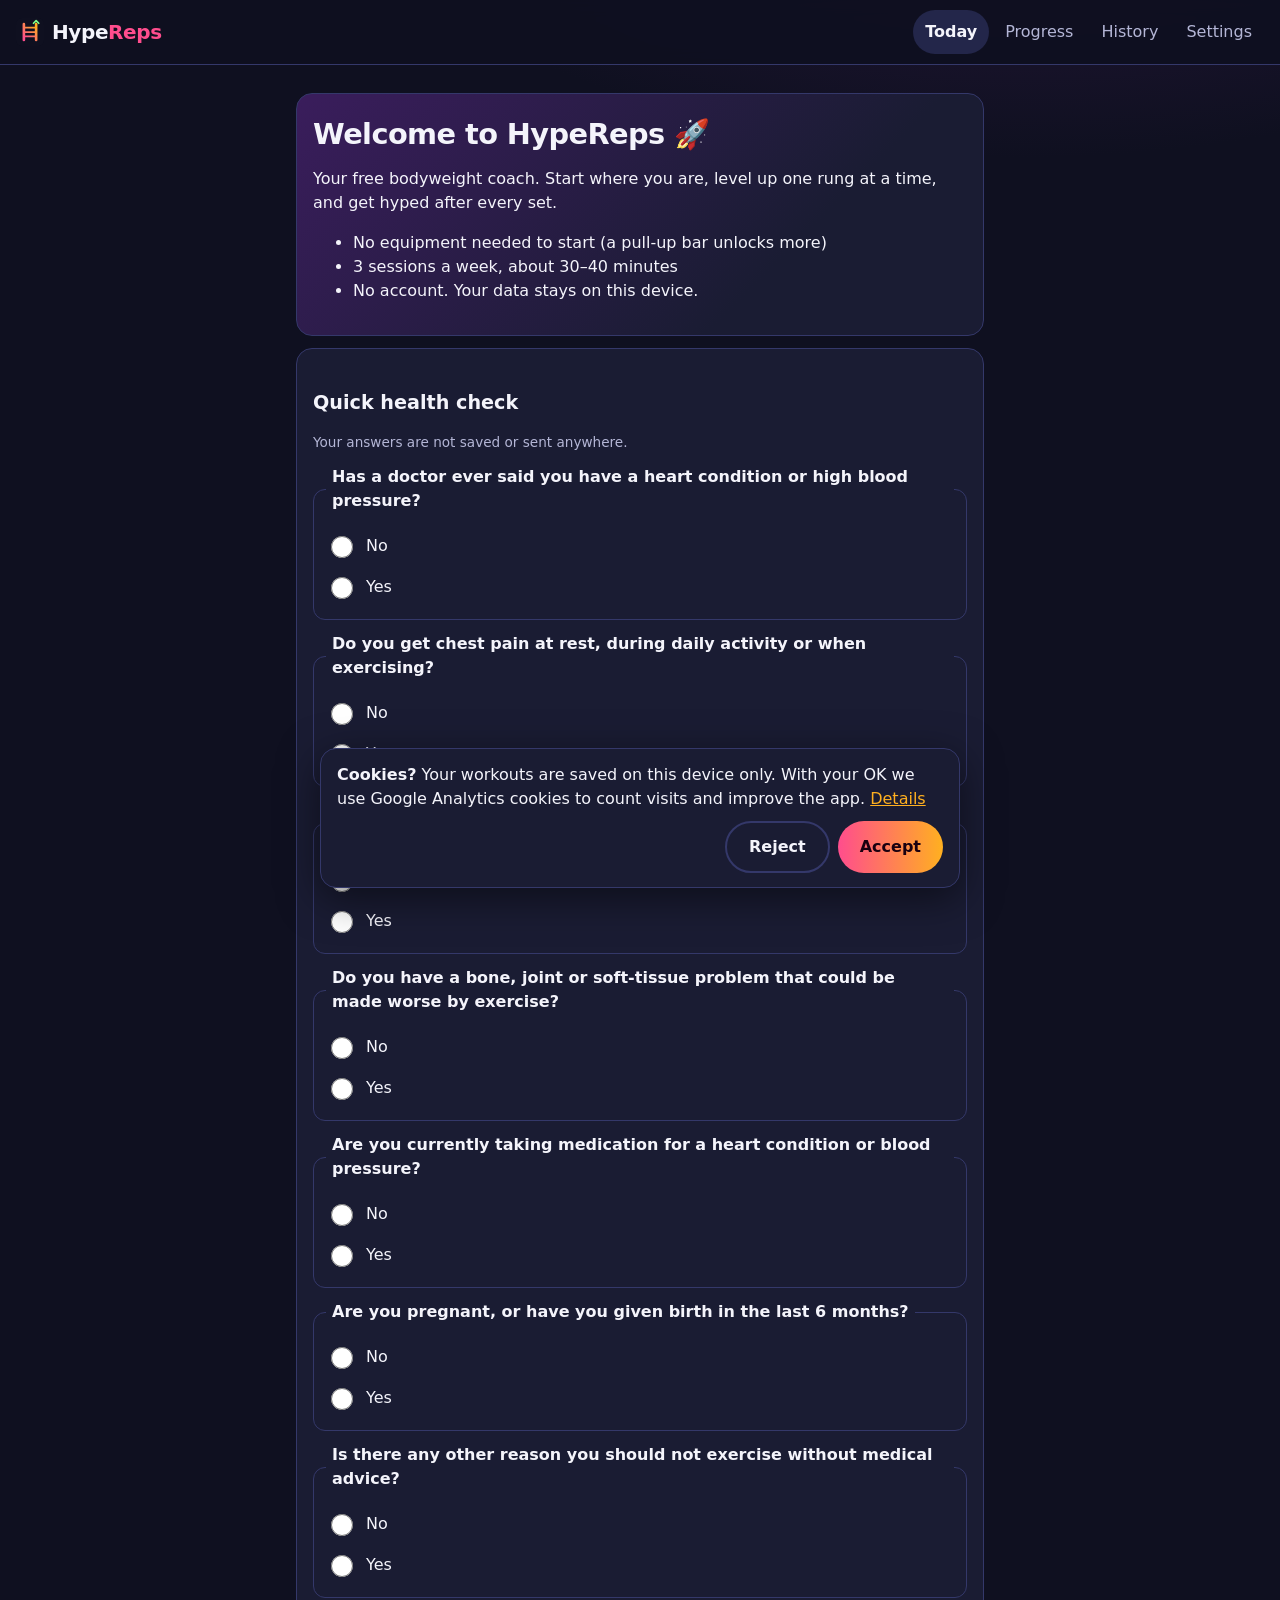
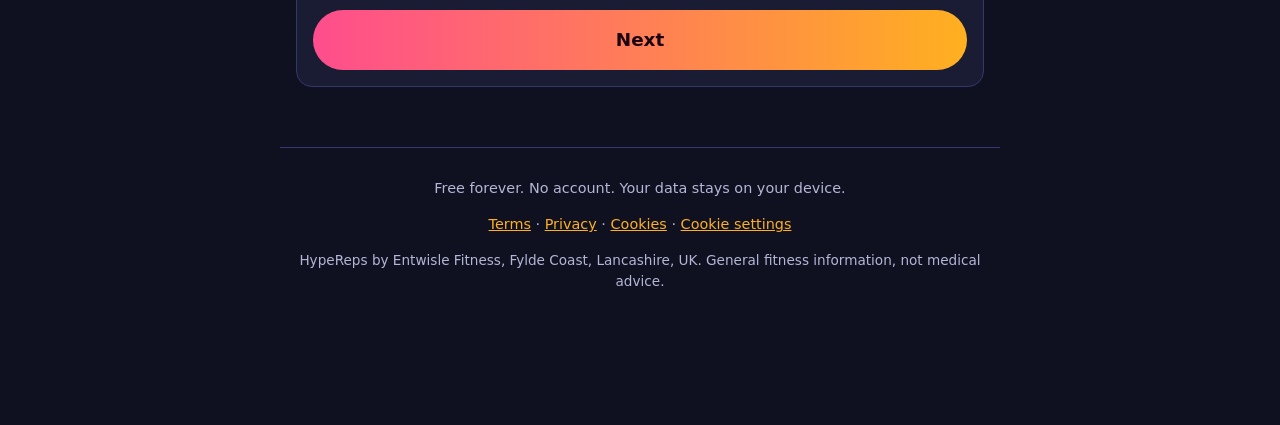
<file: index.html>
<!doctype html>
<html lang="en-GB">
<head>
<meta charset="utf-8">
<meta name="viewport" content="width=device-width, initial-scale=1, viewport-fit=cover">
<title>HypeReps — Free Calisthenics Progress Tracker</title>
<meta name="description" content="HypeReps is a free bodyweight training tracker. Level up from wall push-ups to one-arm push-ups, squats to pistols, hangs to pull-ups — with a hype coach cheering every set.">
<meta name="theme-color" content="#0f1020">
<link rel="canonical" href="https://hypereps.vercel.app/">
<link rel="manifest" href="manifest.webmanifest">
<link rel="icon" href="icon.svg" type="image/svg+xml">
<link rel="apple-touch-icon" href="icon.svg">
<meta property="og:title" content="HypeReps — Free Calisthenics Progress Tracker">
<meta property="og:description" content="Level up your bodyweight training. Free, no account, works offline.">
<meta property="og:type" content="website">
<meta property="og:url" content="https://hypereps.vercel.app/">
<link rel="stylesheet" href="styles.css">
<script>
  // Google Analytics 4 Measurement ID. Leave blank to disable analytics entirely.
  window.GA_ID = "";
  // Google Search Console verification token (content value only). Leave blank if verifying another way.
  window.GSC_TOKEN = "";
</script>
<script src="consent.js"></script>
</head>
<body>
<a class="skip" href="#main">Skip to content</a>
<header class="top">
  <div class="brand"><img src="icon.svg" alt="" width="28" height="28"><span>Hype<b>Reps</b></span></div>
  <nav aria-label="Main">
    <button class="nav" data-view="today" aria-current="page">Today</button>
    <button class="nav" data-view="progress">Progress</button>
    <button class="nav" data-view="history">History</button>
    <button class="nav" data-view="settings">Settings</button>
  </nav>
</header>

<main id="main" tabindex="-1"></main>

<div id="hype" class="hype" role="status" aria-live="polite"></div>
<div id="timer" class="timer" hidden></div>
<div id="modal" class="modal" hidden role="dialog" aria-modal="true" aria-labelledby="modalTitle"></div>

<footer class="foot">
  <p>Free forever. No account. Your data stays on your device.</p>
  <p><a href="terms.html">Terms</a> · <a href="privacy.html">Privacy</a> · <a href="cookies.html">Cookies</a> · <button class="linkbtn" id="cookieSettings">Cookie settings</button></p>
  <p class="small">HypeReps by Entwisle Fitness, Fylde Coast, Lancashire, UK. General fitness information, not medical advice.</p>
</footer>

<script src="app.js"></script>
<script>
  if ('serviceWorker' in navigator) {
    window.addEventListener('load', () => navigator.serviceWorker.register('sw.js').catch(() => {}));
  }
</script>
</body>
</html>
</file>
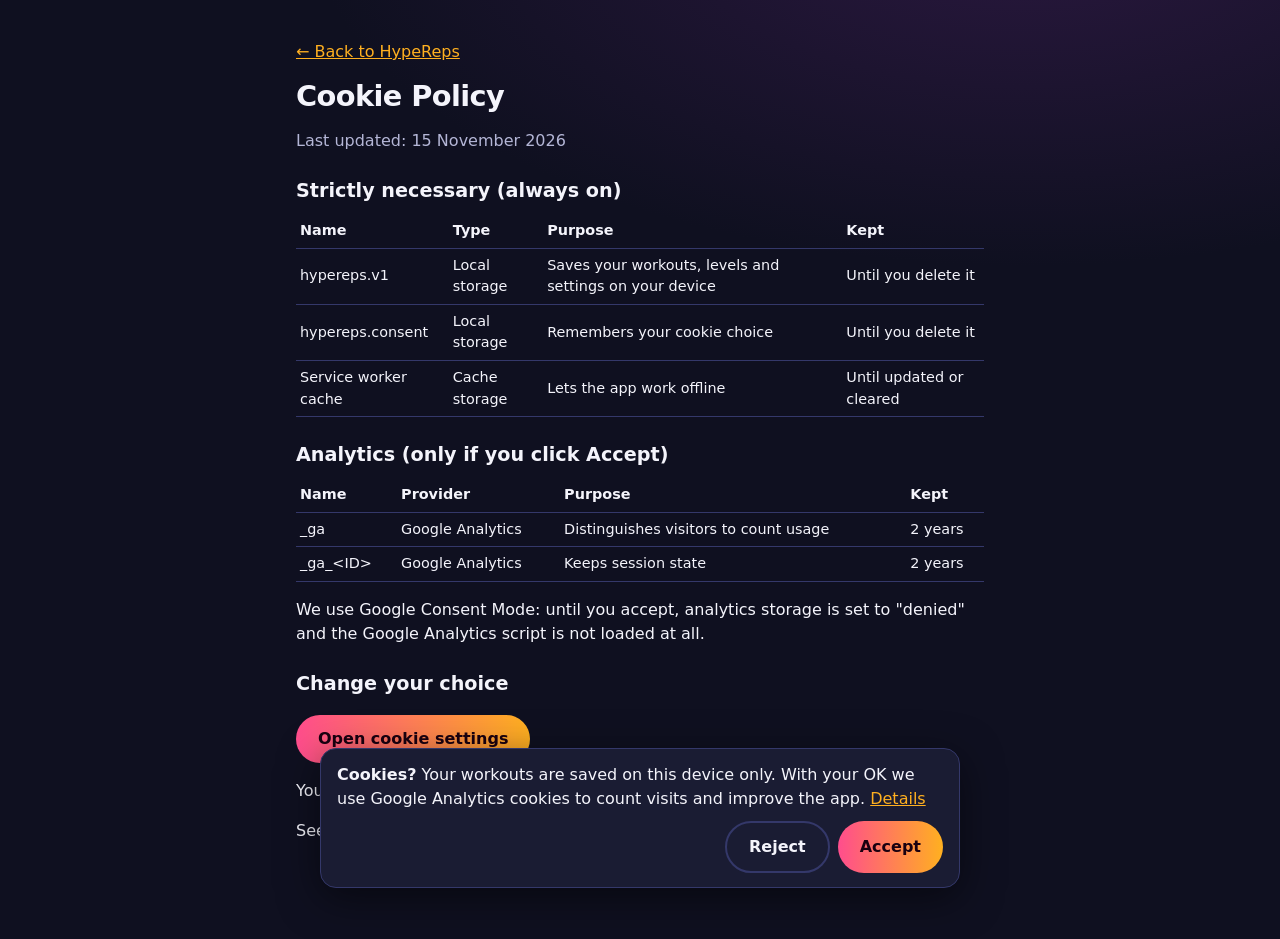
<file: cookies.html>
<!doctype html>
<html lang="en-GB">
<head>
<meta charset="utf-8">
<meta name="viewport" content="width=device-width, initial-scale=1">
<title>Cookie Policy — HypeReps</title>
<meta name="description" content="Cookies and local storage used by HypeReps.">
<link rel="stylesheet" href="styles.css">
<link rel="icon" href="icon.svg" type="image/svg+xml">
<script>window.GA_ID = ""; window.GSC_TOKEN = "";</script>
<script src="consent.js"></script>
</head>
<body>
<main class="doc" id="main">
<p><a href="./">← Back to HypeReps</a></p>
<h1>Cookie Policy</h1>
<p class="muted">Last updated: 15 November 2026</p>

<h2>Strictly necessary (always on)</h2>
<table>
  <thead><tr><th>Name</th><th>Type</th><th>Purpose</th><th>Kept</th></tr></thead>
  <tbody>
    <tr><td>hypereps.v1</td><td>Local storage</td><td>Saves your workouts, levels and settings on your device</td><td>Until you delete it</td></tr>
    <tr><td>hypereps.consent</td><td>Local storage</td><td>Remembers your cookie choice</td><td>Until you delete it</td></tr>
    <tr><td>Service worker cache</td><td>Cache storage</td><td>Lets the app work offline</td><td>Until updated or cleared</td></tr>
  </tbody>
</table>

<h2>Analytics (only if you click Accept)</h2>
<table>
  <thead><tr><th>Name</th><th>Provider</th><th>Purpose</th><th>Kept</th></tr></thead>
  <tbody>
    <tr><td>_ga</td><td>Google Analytics</td><td>Distinguishes visitors to count usage</td><td>2 years</td></tr>
    <tr><td>_ga_&lt;ID&gt;</td><td>Google Analytics</td><td>Keeps session state</td><td>2 years</td></tr>
  </tbody>
</table>
<p>We use Google Consent Mode: until you accept, analytics storage is set to "denied" and the Google Analytics script is not loaded at all.</p>

<h2>Change your choice</h2>
<p><button class="btn" id="cookieSettings" type="button">Open cookie settings</button></p>
<p>You can also clear cookies and site data in your browser settings at any time.</p>
<p>See our <a href="privacy.html">Privacy Policy</a> for more.</p>
</main>
</body>
</html>
</file>
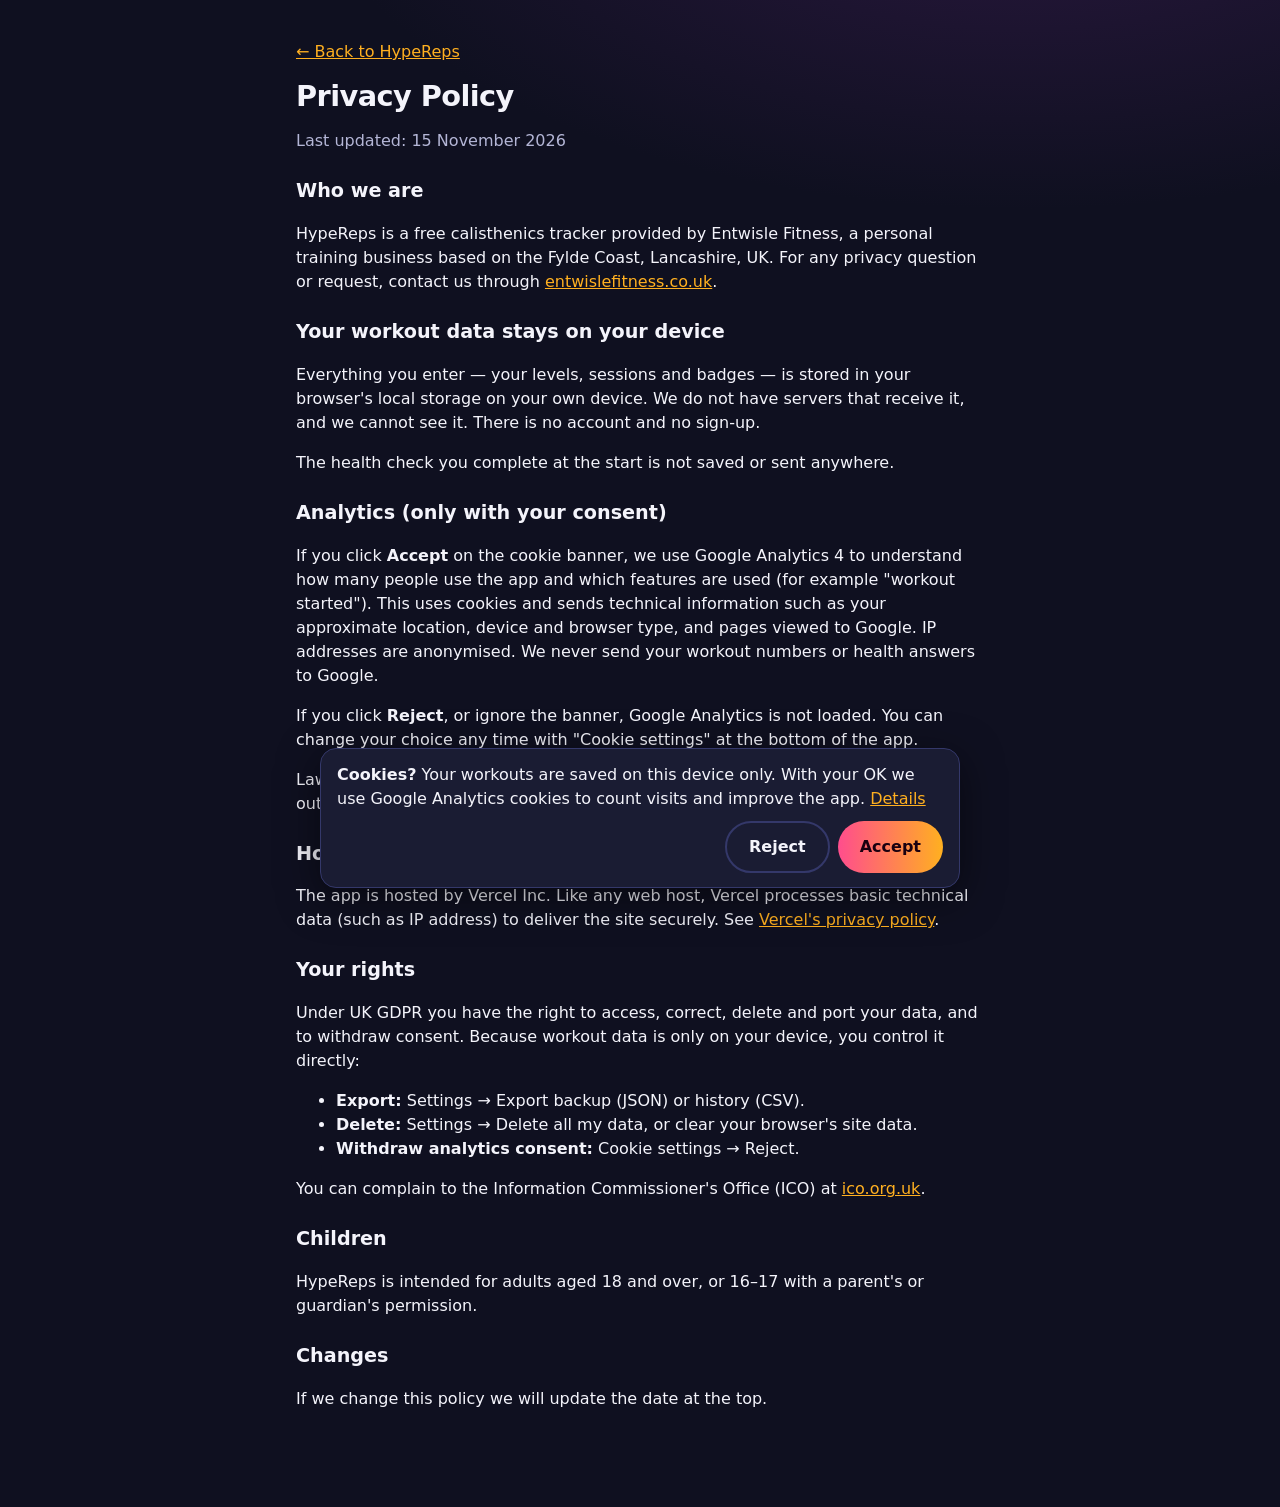
<file: privacy.html>
<!doctype html>
<html lang="en-GB">
<head>
<meta charset="utf-8">
<meta name="viewport" content="width=device-width, initial-scale=1">
<title>Privacy Policy — HypeReps</title>
<meta name="description" content="How HypeReps handles your data: workouts stay on your device; optional analytics only with consent.">
<link rel="stylesheet" href="styles.css">
<link rel="icon" href="icon.svg" type="image/svg+xml">
<script>window.GA_ID = ""; window.GSC_TOKEN = "";</script>
<script src="consent.js"></script>
</head>
<body>
<main class="doc" id="main">
<p><a href="./">← Back to HypeReps</a></p>
<h1>Privacy Policy</h1>
<p class="muted">Last updated: 15 November 2026</p>

<h2>Who we are</h2>
<p>HypeReps is a free calisthenics tracker provided by Entwisle Fitness, a personal training business based on the Fylde Coast, Lancashire, UK. For any privacy question or request, contact us through <a href="https://entwislefitness.co.uk" rel="noopener">entwislefitness.co.uk</a>.</p>

<h2>Your workout data stays on your device</h2>
<p>Everything you enter — your levels, sessions and badges — is stored in your browser's local storage on your own device. We do not have servers that receive it, and we cannot see it. There is no account and no sign-up.</p>
<p>The health check you complete at the start is not saved or sent anywhere.</p>

<h2>Analytics (only with your consent)</h2>
<p>If you click <b>Accept</b> on the cookie banner, we use Google Analytics 4 to understand how many people use the app and which features are used (for example "workout started"). This uses cookies and sends technical information such as your approximate location, device and browser type, and pages viewed to Google. IP addresses are anonymised. We never send your workout numbers or health answers to Google.</p>
<p>If you click <b>Reject</b>, or ignore the banner, Google Analytics is not loaded. You can change your choice any time with "Cookie settings" at the bottom of the app.</p>
<p>Lawful basis: your consent (UK GDPR Article 6(1)(a)). Google may process data outside the UK under its standard contractual clauses. See <a href="https://policies.google.com/privacy" rel="noopener">Google's privacy policy</a>.</p>

<h2>Hosting</h2>
<p>The app is hosted by Vercel Inc. Like any web host, Vercel processes basic technical data (such as IP address) to deliver the site securely. See <a href="https://vercel.com/legal/privacy-policy" rel="noopener">Vercel's privacy policy</a>.</p>

<h2>Your rights</h2>
<p>Under UK GDPR you have the right to access, correct, delete and port your data, and to withdraw consent. Because workout data is only on your device, you control it directly:</p>
<ul>
  <li><b>Export:</b> Settings → Export backup (JSON) or history (CSV).</li>
  <li><b>Delete:</b> Settings → Delete all my data, or clear your browser's site data.</li>
  <li><b>Withdraw analytics consent:</b> Cookie settings → Reject.</li>
</ul>
<p>You can complain to the Information Commissioner's Office (ICO) at <a href="https://ico.org.uk" rel="noopener">ico.org.uk</a>.</p>

<h2>Children</h2>
<p>HypeReps is intended for adults aged 18 and over, or 16–17 with a parent's or guardian's permission.</p>

<h2>Changes</h2>
<p>If we change this policy we will update the date at the top.</p>
</main>
</body>
</html>
</file>
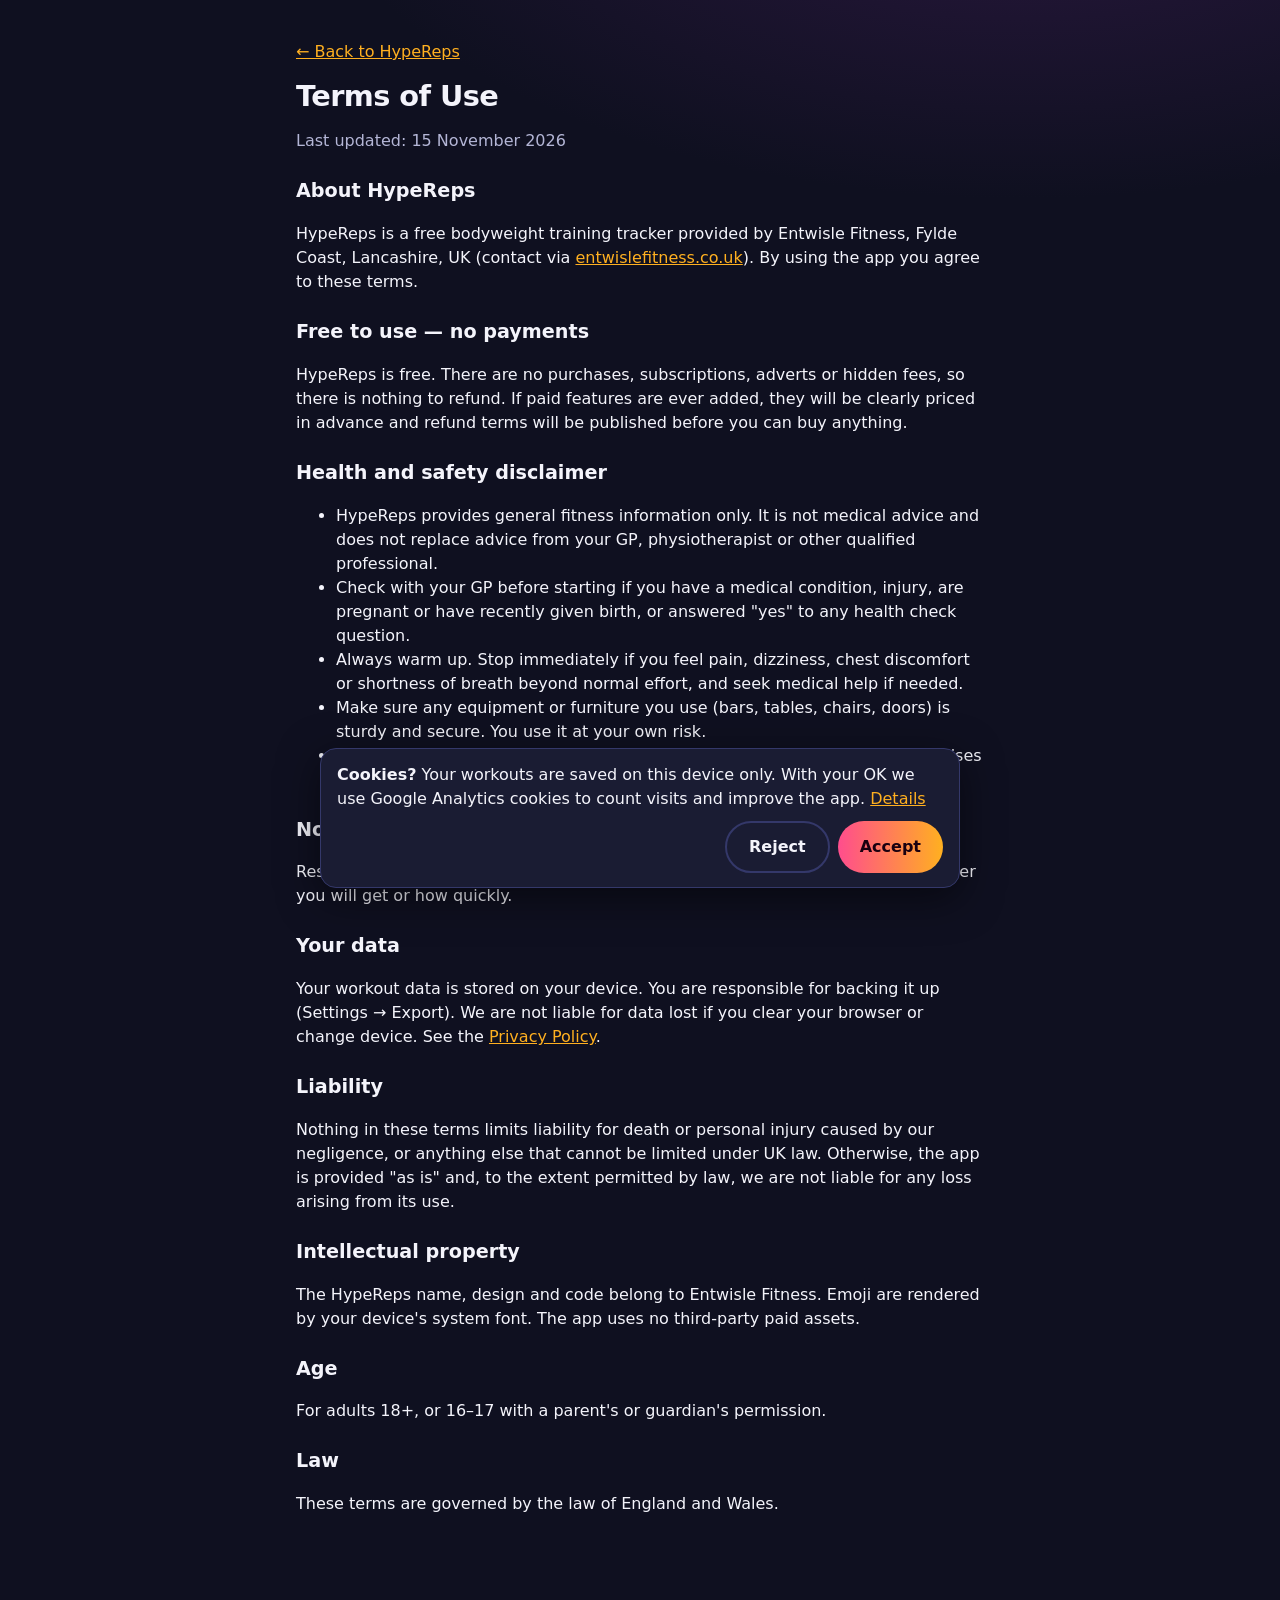
<file: terms.html>
<!doctype html>
<html lang="en-GB">
<head>
<meta charset="utf-8">
<meta name="viewport" content="width=device-width, initial-scale=1">
<title>Terms of Use — HypeReps</title>
<meta name="description" content="Terms of use and health disclaimer for HypeReps.">
<link rel="stylesheet" href="styles.css">
<link rel="icon" href="icon.svg" type="image/svg+xml">
<script>window.GA_ID = ""; window.GSC_TOKEN = "";</script>
<script src="consent.js"></script>
</head>
<body>
<main class="doc" id="main">
<p><a href="./">← Back to HypeReps</a></p>
<h1>Terms of Use</h1>
<p class="muted">Last updated: 15 November 2026</p>

<h2>About HypeReps</h2>
<p>HypeReps is a free bodyweight training tracker provided by Entwisle Fitness, Fylde Coast, Lancashire, UK (contact via <a href="https://entwislefitness.co.uk" rel="noopener">entwislefitness.co.uk</a>). By using the app you agree to these terms.</p>

<h2>Free to use — no payments</h2>
<p>HypeReps is free. There are no purchases, subscriptions, adverts or hidden fees, so there is nothing to refund. If paid features are ever added, they will be clearly priced in advance and refund terms will be published before you can buy anything.</p>

<h2>Health and safety disclaimer</h2>
<ul>
  <li>HypeReps provides general fitness information only. It is not medical advice and does not replace advice from your GP, physiotherapist or other qualified professional.</li>
  <li>Check with your GP before starting if you have a medical condition, injury, are pregnant or have recently given birth, or answered "yes" to any health check question.</li>
  <li>Always warm up. Stop immediately if you feel pain, dizziness, chest discomfort or shortness of breath beyond normal effort, and seek medical help if needed.</li>
  <li>Make sure any equipment or furniture you use (bars, tables, chairs, doors) is sturdy and secure. You use it at your own risk.</li>
  <li>The automatic progression is a guide. You are responsible for choosing exercises that are safe for you.</li>
</ul>

<h2>No guarantees of results</h2>
<p>Results vary from person to person. We make no promises about how much stronger you will get or how quickly.</p>

<h2>Your data</h2>
<p>Your workout data is stored on your device. You are responsible for backing it up (Settings → Export). We are not liable for data lost if you clear your browser or change device. See the <a href="privacy.html">Privacy Policy</a>.</p>

<h2>Liability</h2>
<p>Nothing in these terms limits liability for death or personal injury caused by our negligence, or anything else that cannot be limited under UK law. Otherwise, the app is provided "as is" and, to the extent permitted by law, we are not liable for any loss arising from its use.</p>

<h2>Intellectual property</h2>
<p>The HypeReps name, design and code belong to Entwisle Fitness. Emoji are rendered by your device's system font. The app uses no third-party paid assets.</p>

<h2>Age</h2>
<p>For adults 18+, or 16–17 with a parent's or guardian's permission.</p>

<h2>Law</h2>
<p>These terms are governed by the law of England and Wales.</p>
</main>
</body>
</html>
</file>
<file: styles.css>
:root {
  --bg: #0f1020;
  --panel: #1a1c33;
  --panel2: #23264a;
  --line: #34386a;
  --text: #f4f4fb;
  --muted: #b4b6d6;
  --hot: #ff4d8d;
  --orange: #ffb020;
  --lime: #7dff8a;
  --red: #ff6b6b;
  --radius: 16px;
  --font: system-ui, -apple-system, "Segoe UI", Roboto, sans-serif;
}
* { box-sizing: border-box; }
[hidden] { display: none !important; }
html, body { margin: 0; }
body {
  background: radial-gradient(1200px 600px at 80% -10%, #2b1840 0%, transparent 60%), var(--bg);
  color: var(--text);
  font: 16px/1.5 var(--font);
  min-height: 100vh;
  padding-bottom: env(safe-area-inset-bottom);
}
a { color: var(--orange); }
button { font: inherit; }
:focus-visible { outline: 3px solid var(--orange); outline-offset: 2px; }
.skip { position: absolute; left: -999px; top: 0; background: var(--orange); color: #000; padding: 8px 12px; z-index: 99; }
.skip:focus { left: 8px; }

.top { position: sticky; top: 0; z-index: 10; background: rgba(15,16,32,.92); backdrop-filter: blur(8px);
  border-bottom: 1px solid var(--line); padding: 10px 16px; display: flex; flex-wrap: wrap; gap: 8px; align-items: center; justify-content: space-between; }
.brand { display: flex; align-items: center; gap: 8px; font-weight: 800; font-size: 1.25rem; letter-spacing: -.02em; }
.brand b { color: var(--hot); }
nav { display: flex; gap: 4px; flex-wrap: wrap; }
.nav { background: none; border: 0; color: var(--muted); padding: 8px 12px; border-radius: 999px; cursor: pointer; min-height: 44px; }
.nav[aria-current="page"] { background: var(--panel2); color: var(--text); font-weight: 700; }

main { max-width: 720px; margin: 0 auto; padding: 16px; outline: none; }
h1 { font-size: 1.8rem; line-height: 1.15; margin: 8px 0 4px; letter-spacing: -.02em; }
h2 { font-size: 1.2rem; margin: 24px 0 8px; }
h3 { margin: 0; font-size: 1.05rem; }
.muted { color: var(--muted); }
.small { font-size: .85rem; }

.card { background: var(--panel); border: 1px solid var(--line); border-radius: var(--radius); padding: 16px; margin: 12px 0; }
.hero { background: linear-gradient(135deg, #3a1d5c, #1a1c33 70%); }
.row { display: flex; gap: 12px; align-items: center; justify-content: space-between; flex-wrap: wrap; }
.pill { display: inline-block; font-size: .8rem; font-weight: 700; padding: 2px 10px; border-radius: 999px; background: var(--panel2); color: var(--muted); }
.pill.hot { background: var(--hot); color: #1a0010; }
.pill.lime { background: var(--lime); color: #022; }

.btn { background: linear-gradient(90deg, var(--hot), var(--orange)); color: #1a0010; border: 0; border-radius: 999px;
  padding: 12px 22px; font-weight: 800; cursor: pointer; min-height: 48px; }
.btn.big { width: 100%; font-size: 1.15rem; padding: 16px; }
.btn.ghost { background: transparent; color: var(--text); border: 2px solid var(--line); }
.btn.danger { background: var(--red); color: #200; }
.btn:disabled { opacity: .5; cursor: not-allowed; }
.linkbtn { background: none; border: 0; color: var(--orange); text-decoration: underline; cursor: pointer; padding: 0; }

.ex.done { border-color: rgba(125,255,138,.5); }
.ex .lvl { color: var(--muted); font-size: .9rem; }
.cue { color: var(--muted); font-size: .9rem; margin: 6px 0 10px; }
.sets { display: flex; gap: 10px; flex-wrap: wrap; margin-top: 8px; }
.set { width: 64px; height: 64px; border-radius: 50%; border: 3px solid var(--line); background: var(--panel2); color: var(--muted);
  font-weight: 800; font-size: 1.15rem; cursor: pointer; display: grid; place-items: center; line-height: 1.05; }
.set small { display: block; font-size: .65rem; font-weight: 600; }
.set.hit { background: var(--lime); border-color: var(--lime); color: #022; }
.set.miss { background: var(--orange); border-color: var(--orange); color: #220; }
.set:active { transform: scale(.94); }
.tools { display: flex; gap: 8px; margin-top: 10px; flex-wrap: wrap; }
.tools button { background: var(--panel2); color: var(--text); border: 1px solid var(--line); border-radius: 999px; padding: 6px 14px; min-height: 40px; cursor: pointer; }

.stats { display: grid; grid-template-columns: repeat(3, 1fr); gap: 8px; }
.stat { background: var(--panel2); border-radius: 12px; padding: 10px; text-align: center; }
.stat b { display: block; font-size: 1.5rem; }
.bar { height: 10px; background: var(--panel2); border-radius: 999px; overflow: hidden; }
.bar i { display: block; height: 100%; background: linear-gradient(90deg, var(--hot), var(--orange)); }
.badges { display: flex; flex-wrap: wrap; gap: 8px; }
.badge { background: var(--panel2); border: 1px solid var(--line); border-radius: 12px; padding: 8px 12px; font-size: .9rem; }
.badge.locked { opacity: .45; }

label { display: block; margin: 12px 0 4px; font-weight: 600; }
select, input[type="number"], input[type="file"] { width: 100%; background: var(--panel2); color: var(--text); border: 1px solid var(--line);
  border-radius: 10px; padding: 10px; font: inherit; min-height: 44px; }
fieldset { border: 1px solid var(--line); border-radius: 12px; padding: 12px; margin: 12px 0; }
legend { font-weight: 700; padding: 0 6px; }
.opt { display: flex; gap: 10px; align-items: center; padding: 8px 0; font-weight: 400; margin: 0; }
.opt input { width: 22px; height: 22px; accent-color: var(--hot); }

.hype { position: fixed; left: 50%; top: 84px; transform: translate(-50%, -20px); opacity: 0; pointer-events: none;
  background: linear-gradient(90deg, var(--hot), var(--orange)); color: #1a0010; font-weight: 800; padding: 12px 20px;
  border-radius: 999px; max-width: calc(100% - 32px); text-align: center; transition: .25s; z-index: 30; box-shadow: 0 10px 30px rgba(255,77,141,.35); }
.hype.show { opacity: 1; transform: translate(-50%, 0); }
.timer { position: fixed; left: 50%; bottom: 16px; transform: translateX(-50%); background: var(--panel2); border: 2px solid var(--orange);
  border-radius: 999px; padding: 10px 18px; z-index: 25; display: flex; gap: 12px; align-items: center; font-weight: 800; }
.timer button { background: none; border: 0; color: var(--orange); cursor: pointer; font-weight: 700; min-height: 36px; }

.modal { position: fixed; inset: 0; background: rgba(5,5,15,.8); z-index: 40; display: grid; place-items: center; padding: 16px; }
.modal .box { background: var(--panel); border: 1px solid var(--line); border-radius: var(--radius); padding: 24px; max-width: 480px; width: 100%; text-align: center; max-height: 90vh; overflow: auto; }
.modal .boom { font-size: 3.5rem; }
.modal ul { text-align: left; }

.consent { position: fixed; left: 12px; right: 12px; bottom: 12px; z-index: 50; background: var(--panel); border: 1px solid var(--line);
  border-radius: var(--radius); padding: 14px 16px; max-width: 640px; margin: 0 auto; box-shadow: 0 10px 40px rgba(0,0,0,.5); }
.consent p { margin: 0 0 10px; }
.consent-btns { display: flex; gap: 8px; justify-content: flex-end; }

.foot { max-width: 720px; margin: 32px auto 0; padding: 16px 16px 120px; color: var(--muted); font-size: .9rem; text-align: center; border-top: 1px solid var(--line); }
.chart { width: 100%; height: auto; display: block; }
table { width: 100%; border-collapse: collapse; font-size: .9rem; }
td, th { text-align: left; padding: 6px 4px; border-bottom: 1px solid var(--line); }

.confetti { position: fixed; inset: 0; pointer-events: none; z-index: 45; overflow: hidden; }
.confetti i { position: absolute; top: -12px; width: 10px; height: 14px; border-radius: 2px; animation: fall 1.8s ease-in forwards; }
@keyframes fall { to { transform: translateY(105vh) rotate(720deg); opacity: .8; } }

/* legal pages */
.doc { max-width: 720px; margin: 0 auto; padding: 24px 16px 80px; }
.doc h1 { margin-top: 16px; }

@media (prefers-reduced-motion: reduce) {
  *, *::before, *::after { animation: none !important; transition: none !important; }
  .confetti { display: none; }
}
@media (max-width: 420px) {
  .set { width: 56px; height: 56px; }
  h1 { font-size: 1.5rem; }
}
</file>
